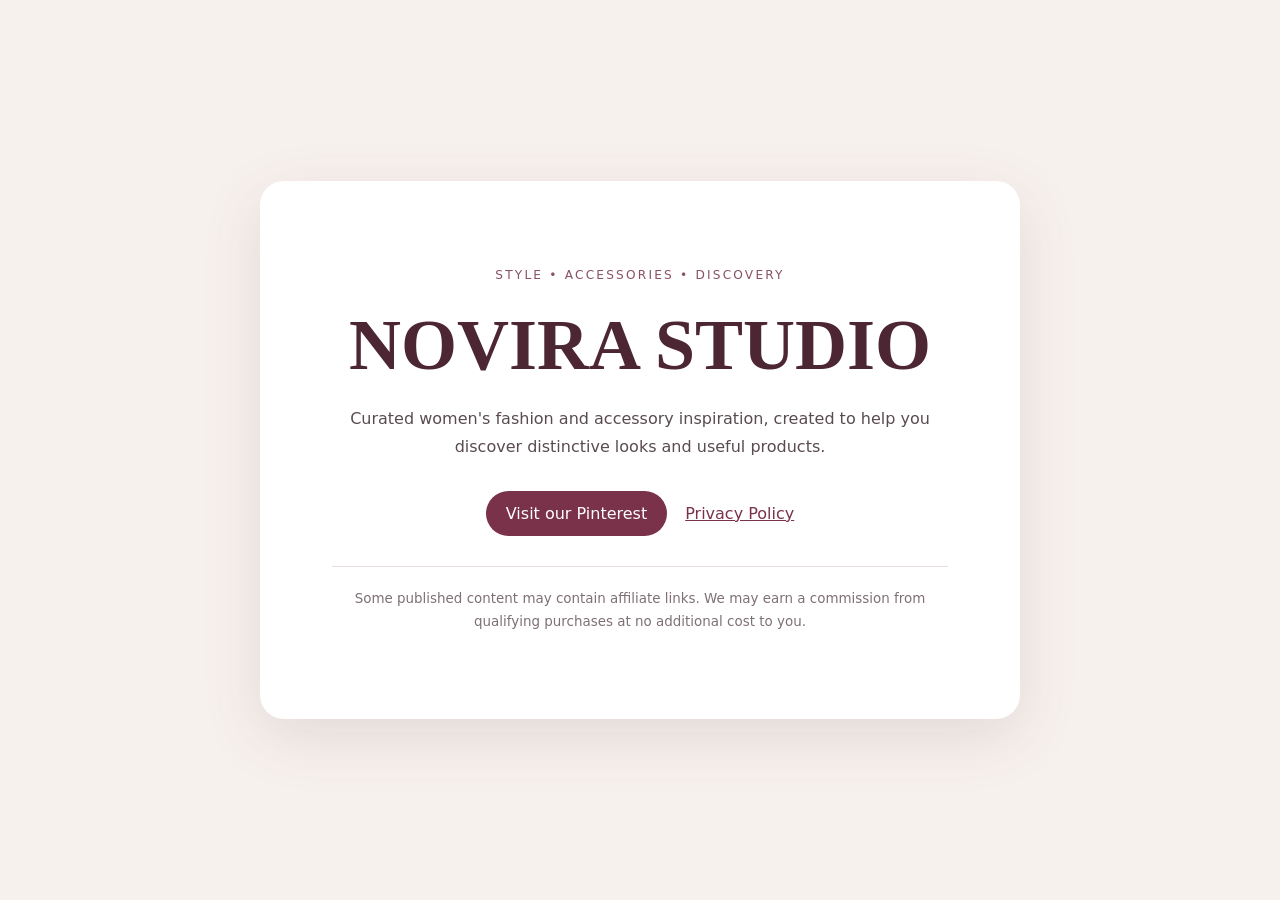
<file: index.html>
<!doctype html>
<html lang="en">
<head>
  <meta charset="utf-8">
  <meta name="viewport" content="width=device-width,initial-scale=1">
  <title>NOVIRA STUDIO</title>
  <meta name="description" content="NOVIRA STUDIO creates curated women's fashion, accessories and style inspiration.">
  <link rel="stylesheet" href="style.css">
</head>
<body>
  <main class="card">
    <p class="eyebrow">STYLE • ACCESSORIES • DISCOVERY</p>
    <h1>NOVIRA STUDIO</h1>
    <p>Curated women's fashion and accessory inspiration, created to help you discover distinctive looks and useful products.</p>
    <nav>
      <a class="button" href="https://in.pinterest.com/adwaithav063/">Visit our Pinterest</a>
      <a href="privacy.html">Privacy Policy</a>
    </nav>
    <p class="disclosure">Some published content may contain affiliate links. We may earn a commission from qualifying purchases at no additional cost to you.</p>
  </main>
</body>
</html>
</file>
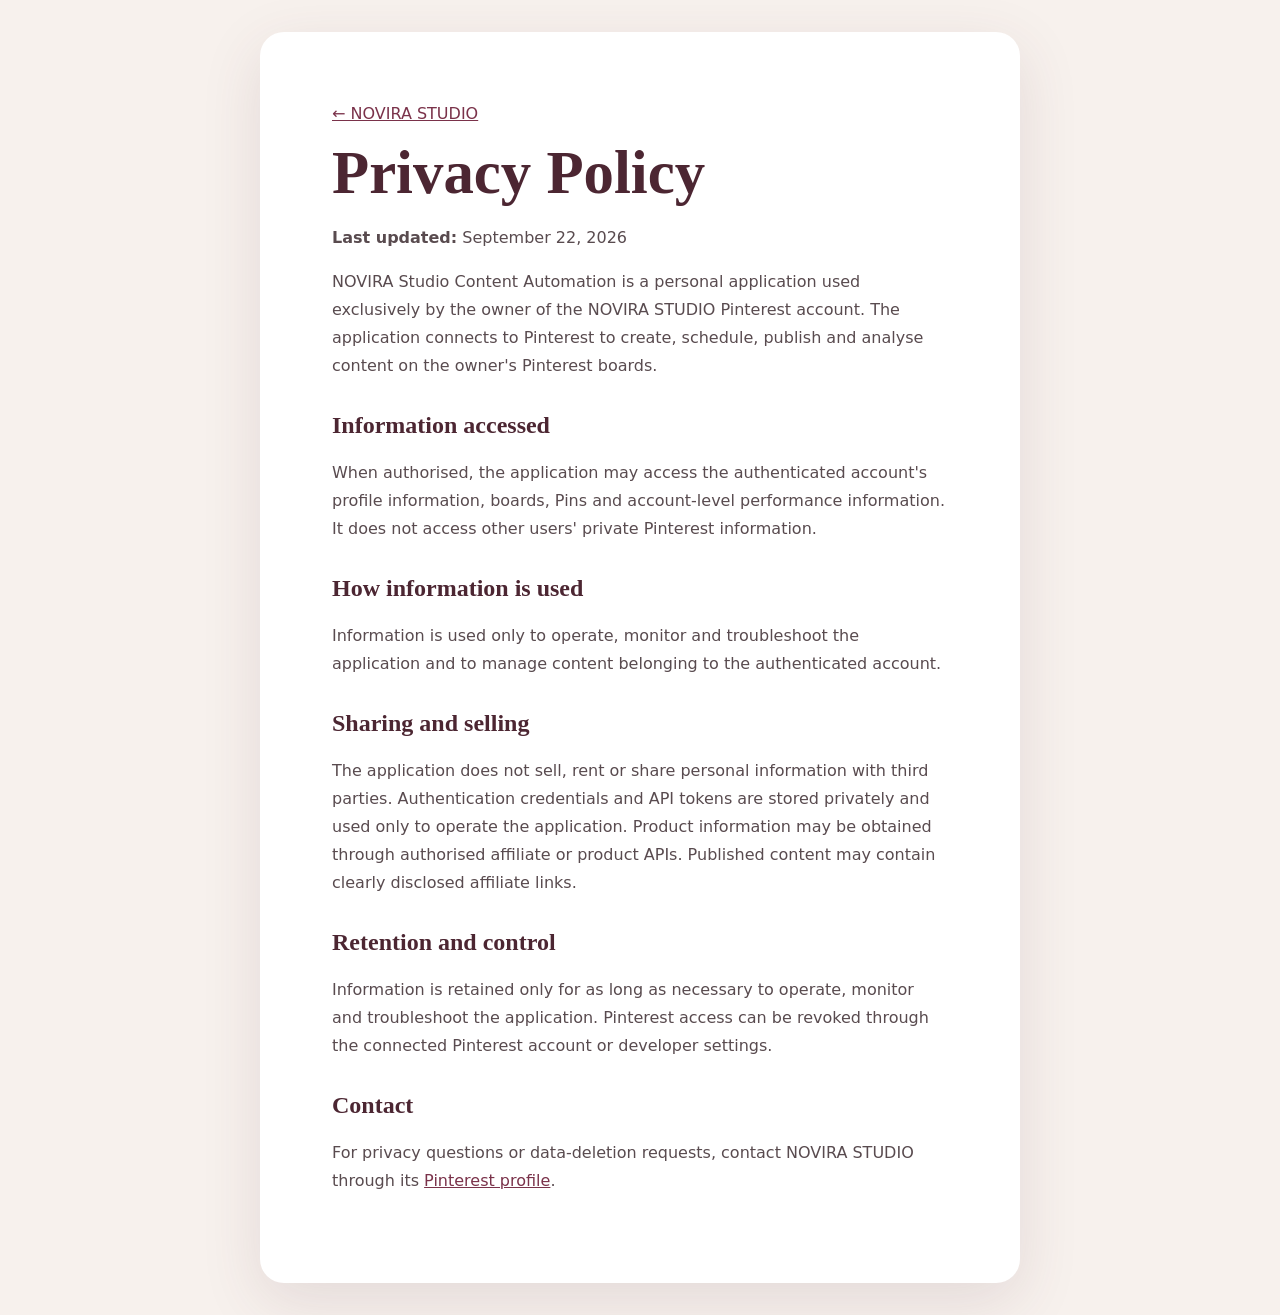
<file: novira-studio-privacy-policy.html>
<!doctype html>
<html lang="en">
<head>
  <meta charset="utf-8">
  <meta name="viewport" content="width=device-width,initial-scale=1">
  <title>Privacy Policy | NOVIRA STUDIO</title>
  <link rel="stylesheet" href="style.css">
</head>
<body>
  <main class="policy">
    <a href="index.html">← NOVIRA STUDIO</a>
    <h1>Privacy Policy</h1>
    <p><strong>Last updated:</strong> September 22, 2026</p>
    <p>NOVIRA Studio Content Automation is a personal application used exclusively by the owner of the NOVIRA STUDIO Pinterest account. The application connects to Pinterest to create, schedule, publish and analyse content on the owner's Pinterest boards.</p>
    <h2>Information accessed</h2>
    <p>When authorised, the application may access the authenticated account's profile information, boards, Pins and account-level performance information. It does not access other users' private Pinterest information.</p>
    <h2>How information is used</h2>
    <p>Information is used only to operate, monitor and troubleshoot the application and to manage content belonging to the authenticated account.</p>
    <h2>Sharing and selling</h2>
    <p>The application does not sell, rent or share personal information with third parties. Authentication credentials and API tokens are stored privately and used only to operate the application. Product information may be obtained through authorised affiliate or product APIs. Published content may contain clearly disclosed affiliate links.</p>
    <h2>Retention and control</h2>
    <p>Information is retained only for as long as necessary to operate, monitor and troubleshoot the application. Pinterest access can be revoked through the connected Pinterest account or developer settings.</p>
    <h2>Contact</h2>
    <p>For privacy questions or data-deletion requests, contact NOVIRA STUDIO through its <a href="https://in.pinterest.com/adwaithav063/">Pinterest profile</a>.</p>
  </main>
</body>
</html>
</file>
<file: style.css>
:root{font-family:Inter,system-ui,sans-serif;color:#251a1c;background:#f7f1ed}*{box-sizing:border-box}body{margin:0;min-height:100vh;display:grid;place-items:center;padding:32px}.card,.policy{width:min(760px,100%);background:#fff;padding:clamp(28px,7vw,72px);border-radius:24px;box-shadow:0 18px 60px #5f3b4720}.card{text-align:center}.eyebrow{letter-spacing:.18em;font-size:.76rem;color:#885263}h1{font-family:Georgia,serif;font-size:clamp(2.2rem,7vw,4.5rem);margin:.25em 0;color:#4c2632}h2{font-family:Georgia,serif;color:#4c2632;margin-top:2rem}p{line-height:1.75;color:#594b4f}nav{display:flex;gap:18px;align-items:center;justify-content:center;flex-wrap:wrap;margin:30px 0}a{color:#7a324a}.button{color:#fff;background:#7a324a;padding:13px 20px;border-radius:999px;text-decoration:none}.disclosure{font-size:.84rem;color:#7e7074;border-top:1px solid #eadde1;padding-top:20px}.policy{margin:auto}.policy h1{font-size:clamp(2.2rem,6vw,3.8rem)}
</file>
